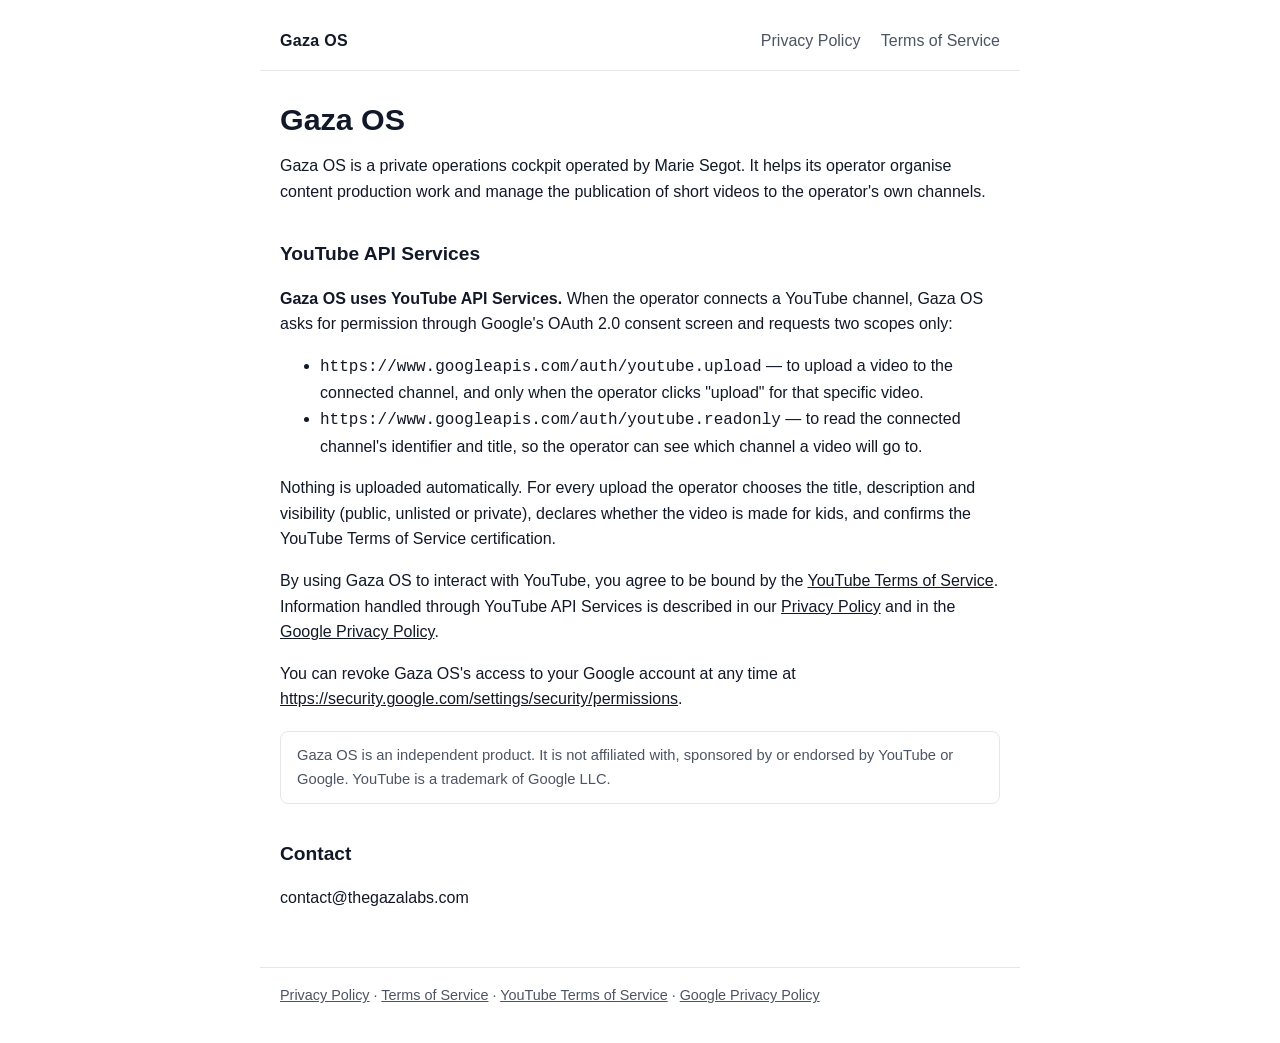
<file: index.html>
<!doctype html>
<html lang="en">
<head>
  <meta charset="utf-8">
  <meta name="viewport" content="width=device-width, initial-scale=1">
  <title>Gaza OS — operations cockpit</title>
  <meta name="description" content="Gaza OS is a private operations cockpit that lets its operator prepare short videos and, only on the operator's explicit action, upload them to the YouTube channels the operator owns, through YouTube API Services.">
  <link rel="stylesheet" href="style.css">
</head>
<body>
  <header>
    <a class="brand" href="/">Gaza OS</a>
    <nav>
      <a href="/privacy.html">Privacy Policy</a>
      <a href="/terms.html">Terms of Service</a>
    </nav>
  </header>
  <main>
    <h1>Gaza OS</h1>
    <p>Gaza OS is a private operations cockpit operated by Marie Segot. It helps its operator organise content production work and manage the publication of short videos to the operator's own channels.</p>

    <h2>YouTube API Services</h2>
    <p><strong>Gaza OS uses YouTube API Services.</strong> When the operator connects a YouTube channel, Gaza OS asks for permission through Google's OAuth 2.0 consent screen and requests two scopes only:</p>
    <ul>
      <li><code>https://www.googleapis.com/auth/youtube.upload</code> — to upload a video to the connected channel, and only when the operator clicks "upload" for that specific video.</li>
      <li><code>https://www.googleapis.com/auth/youtube.readonly</code> — to read the connected channel's identifier and title, so the operator can see which channel a video will go to.</li>
    </ul>
    <p>Nothing is uploaded automatically. For every upload the operator chooses the title, description and visibility (public, unlisted or private), declares whether the video is made for kids, and confirms the YouTube Terms of Service certification.</p>
    <p>By using Gaza OS to interact with YouTube, you agree to be bound by the <a href="https://www.youtube.com/t/terms" rel="noopener">YouTube Terms of Service</a>. Information handled through YouTube API Services is described in our <a href="/privacy.html">Privacy Policy</a> and in the <a href="https://policies.google.com/privacy" rel="noopener">Google Privacy Policy</a>.</p>
    <p>You can revoke Gaza OS's access to your Google account at any time at <a href="https://security.google.com/settings/security/permissions" rel="noopener">https://security.google.com/settings/security/permissions</a>.</p>

    <div class="callout">
      <p class="muted" style="margin:0">Gaza OS is an independent product. It is not affiliated with, sponsored by or endorsed by YouTube or Google. YouTube is a trademark of Google LLC.</p>
    </div>

    <h2>Contact</h2>
    <p>contact@thegazalabs.com</p>
  </main>
  <footer>
    <a href="/privacy.html">Privacy Policy</a> · <a href="/terms.html">Terms of Service</a> ·
    <a href="https://www.youtube.com/t/terms" rel="noopener">YouTube Terms of Service</a> ·
    <a href="https://policies.google.com/privacy" rel="noopener">Google Privacy Policy</a>
  </footer>
</body>
</html>
</file>
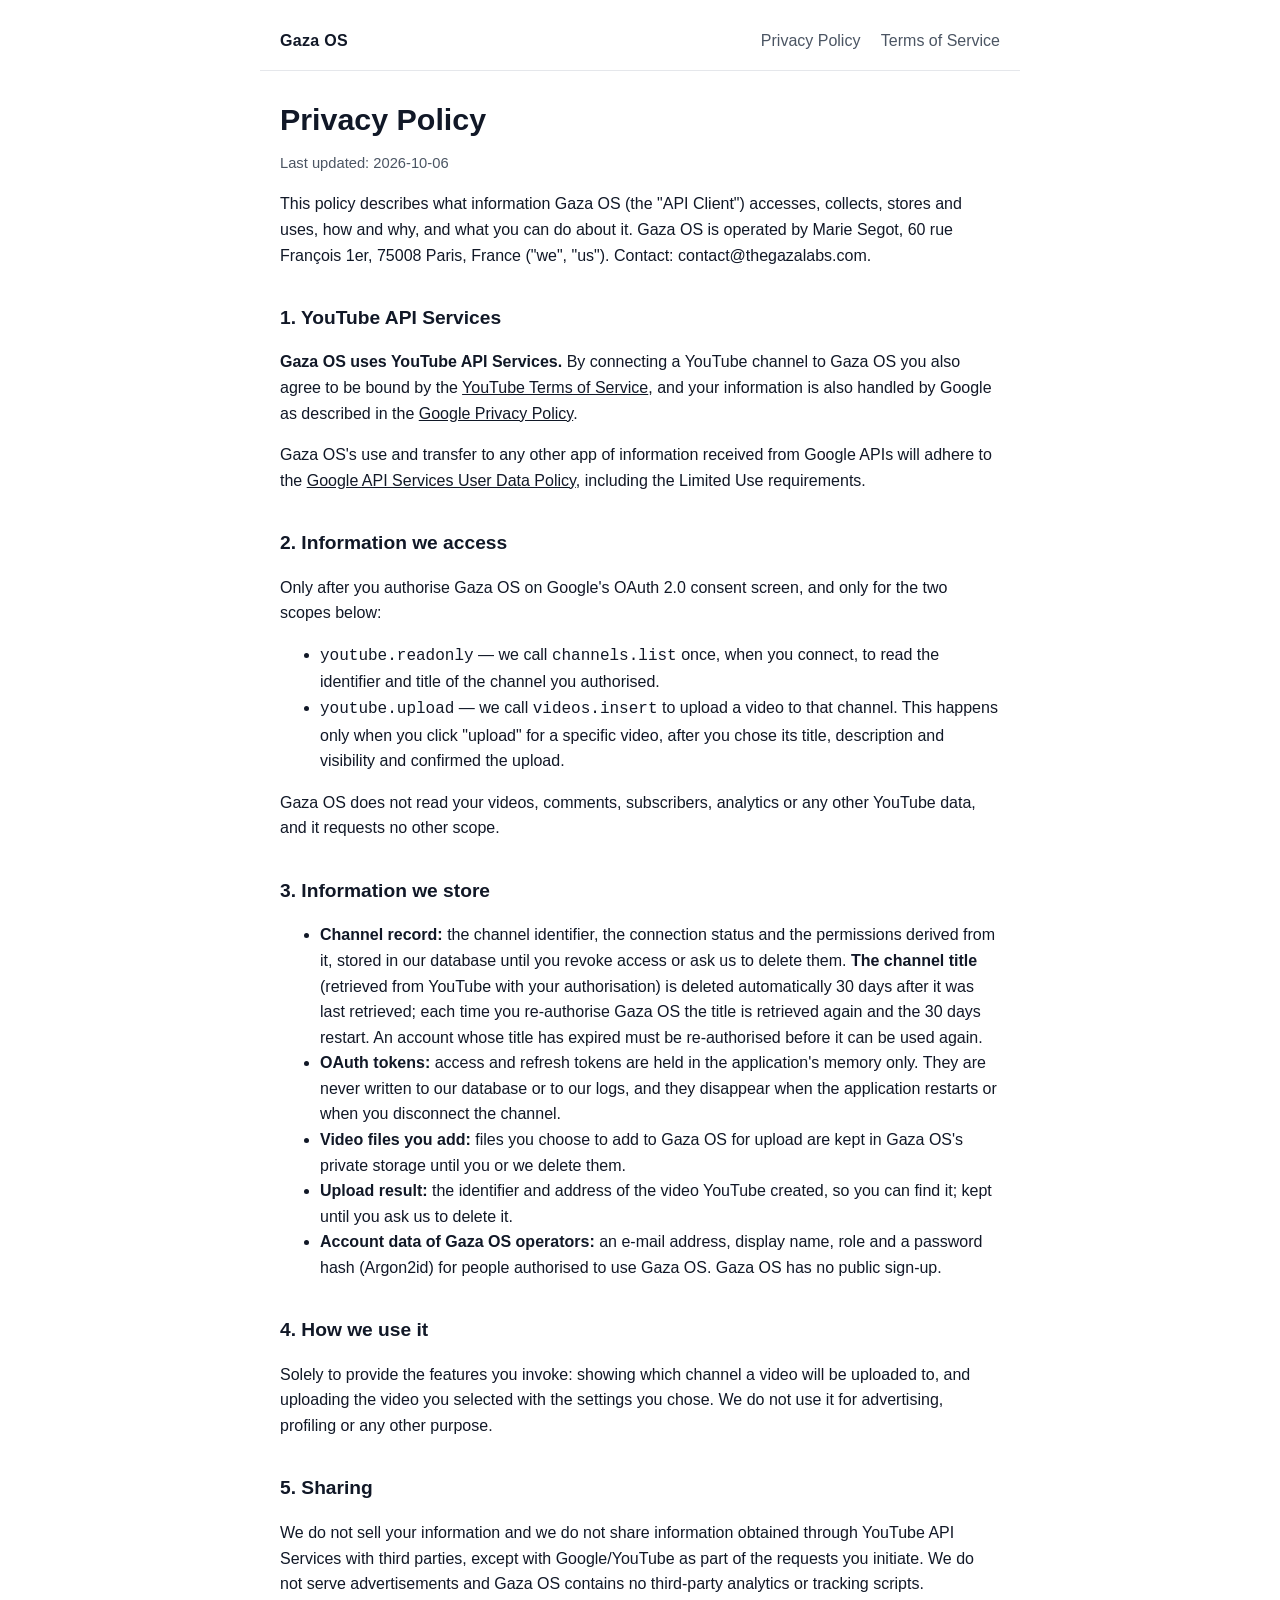
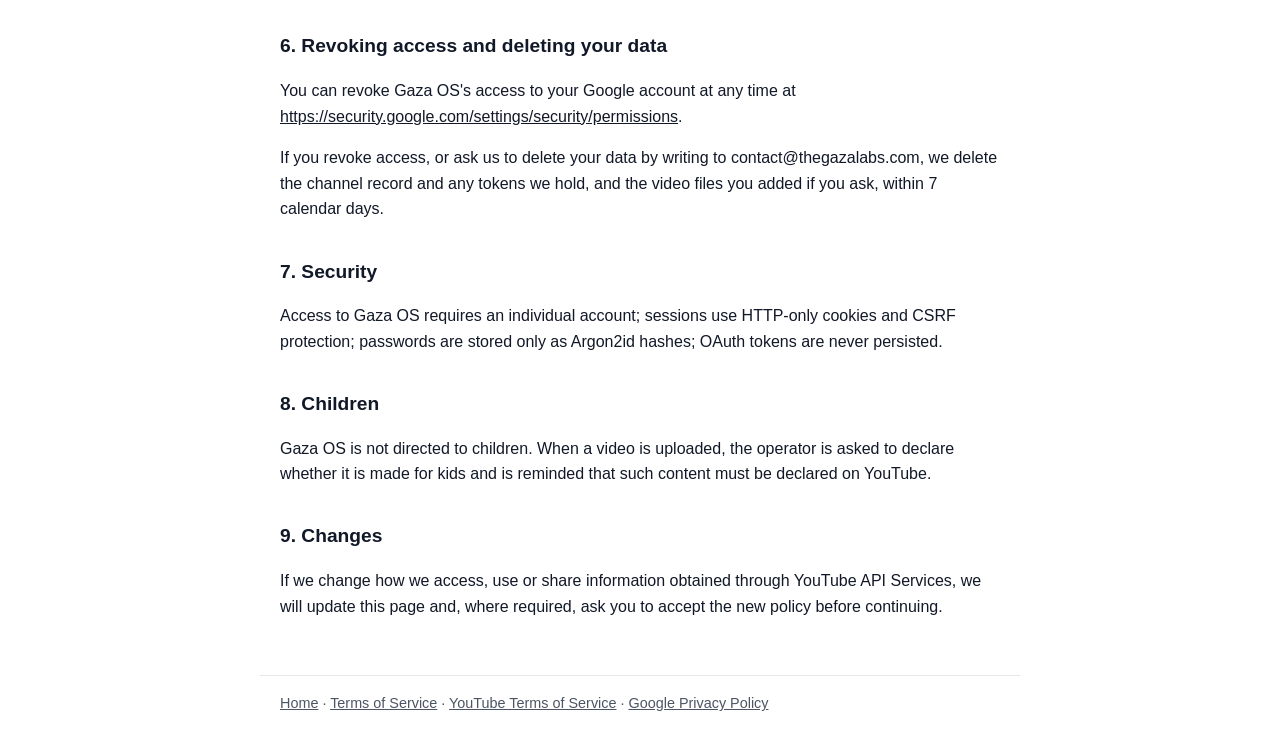
<file: privacy.html>
<!doctype html>
<html lang="en">
<head>
  <meta charset="utf-8">
  <meta name="viewport" content="width=device-width, initial-scale=1">
  <title>Privacy Policy — Gaza OS</title>
  <meta name="description" content="How Gaza OS accesses, stores and uses information, including information received through YouTube API Services.">
  <link rel="stylesheet" href="style.css">
</head>
<body>
  <header>
    <a class="brand" href="/">Gaza OS</a>
    <nav>
      <a href="/privacy.html">Privacy Policy</a>
      <a href="/terms.html">Terms of Service</a>
    </nav>
  </header>
  <main>
    <h1>Privacy Policy</h1>
    <p class="muted">Last updated: 2026-10-06</p>

    <p>This policy describes what information Gaza OS (the "API Client") accesses, collects, stores and uses, how and why, and what you can do about it. Gaza OS is operated by Marie Segot, 60 rue François 1er, 75008 Paris, France ("we", "us"). Contact: contact@thegazalabs.com.</p>

    <h2>1. YouTube API Services</h2>
    <p><strong>Gaza OS uses YouTube API Services.</strong> By connecting a YouTube channel to Gaza OS you also agree to be bound by the <a href="https://www.youtube.com/t/terms" rel="noopener">YouTube Terms of Service</a>, and your information is also handled by Google as described in the <a href="https://policies.google.com/privacy" rel="noopener">Google Privacy Policy</a>.</p>
    <p>Gaza OS's use and transfer to any other app of information received from Google APIs will adhere to the <a href="https://developers.google.com/terms/api-services-user-data-policy" rel="noopener">Google API Services User Data Policy</a>, including the Limited Use requirements.</p>

    <h2>2. Information we access</h2>
    <p>Only after you authorise Gaza OS on Google's OAuth 2.0 consent screen, and only for the two scopes below:</p>
    <ul>
      <li><code>youtube.readonly</code> — we call <code>channels.list</code> once, when you connect, to read the identifier and title of the channel you authorised.</li>
      <li><code>youtube.upload</code> — we call <code>videos.insert</code> to upload a video to that channel. This happens only when you click "upload" for a specific video, after you chose its title, description and visibility and confirmed the upload.</li>
    </ul>
    <p>Gaza OS does not read your videos, comments, subscribers, analytics or any other YouTube data, and it requests no other scope.</p>

    <h2>3. Information we store</h2>
    <ul>
      <li><strong>Channel record:</strong> the channel identifier, the connection status and the permissions derived from it, stored in our database until you revoke access or ask us to delete them. <strong>The channel title</strong> (retrieved from YouTube with your authorisation) is deleted automatically 30 days after it was last retrieved; each time you re-authorise Gaza OS the title is retrieved again and the 30 days restart. An account whose title has expired must be re-authorised before it can be used again.</li>
      <li><strong>OAuth tokens:</strong> access and refresh tokens are held in the application's memory only. They are never written to our database or to our logs, and they disappear when the application restarts or when you disconnect the channel.</li>
      <li><strong>Video files you add:</strong> files you choose to add to Gaza OS for upload are kept in Gaza OS's private storage until you or we delete them.</li>
      <li><strong>Upload result:</strong> the identifier and address of the video YouTube created, so you can find it; kept until you ask us to delete it.</li>
      <li><strong>Account data of Gaza OS operators:</strong> an e-mail address, display name, role and a password hash (Argon2id) for people authorised to use Gaza OS. Gaza OS has no public sign-up.</li>
    </ul>

    <h2>4. How we use it</h2>
    <p>Solely to provide the features you invoke: showing which channel a video will be uploaded to, and uploading the video you selected with the settings you chose. We do not use it for advertising, profiling or any other purpose.</p>

    <h2>5. Sharing</h2>
    <p>We do not sell your information and we do not share information obtained through YouTube API Services with third parties, except with Google/YouTube as part of the requests you initiate. We do not serve advertisements and Gaza OS contains no third-party analytics or tracking scripts.</p>

    <h2>6. Revoking access and deleting your data</h2>
    <p>You can revoke Gaza OS's access to your Google account at any time at <a href="https://security.google.com/settings/security/permissions" rel="noopener">https://security.google.com/settings/security/permissions</a>.</p>
    <p>If you revoke access, or ask us to delete your data by writing to contact@thegazalabs.com, we delete the channel record and any tokens we hold, and the video files you added if you ask, within 7 calendar days.</p>

    <h2>7. Security</h2>
    <p>Access to Gaza OS requires an individual account; sessions use HTTP-only cookies and CSRF protection; passwords are stored only as Argon2id hashes; OAuth tokens are never persisted.</p>

    <h2>8. Children</h2>
    <p>Gaza OS is not directed to children. When a video is uploaded, the operator is asked to declare whether it is made for kids and is reminded that such content must be declared on YouTube.</p>

    <h2>9. Changes</h2>
    <p>If we change how we access, use or share information obtained through YouTube API Services, we will update this page and, where required, ask you to accept the new policy before continuing.</p>
  </main>
  <footer>
    <a href="/">Home</a> · <a href="/terms.html">Terms of Service</a> ·
    <a href="https://www.youtube.com/t/terms" rel="noopener">YouTube Terms of Service</a> ·
    <a href="https://policies.google.com/privacy" rel="noopener">Google Privacy Policy</a>
  </footer>
</body>
</html>
</file>
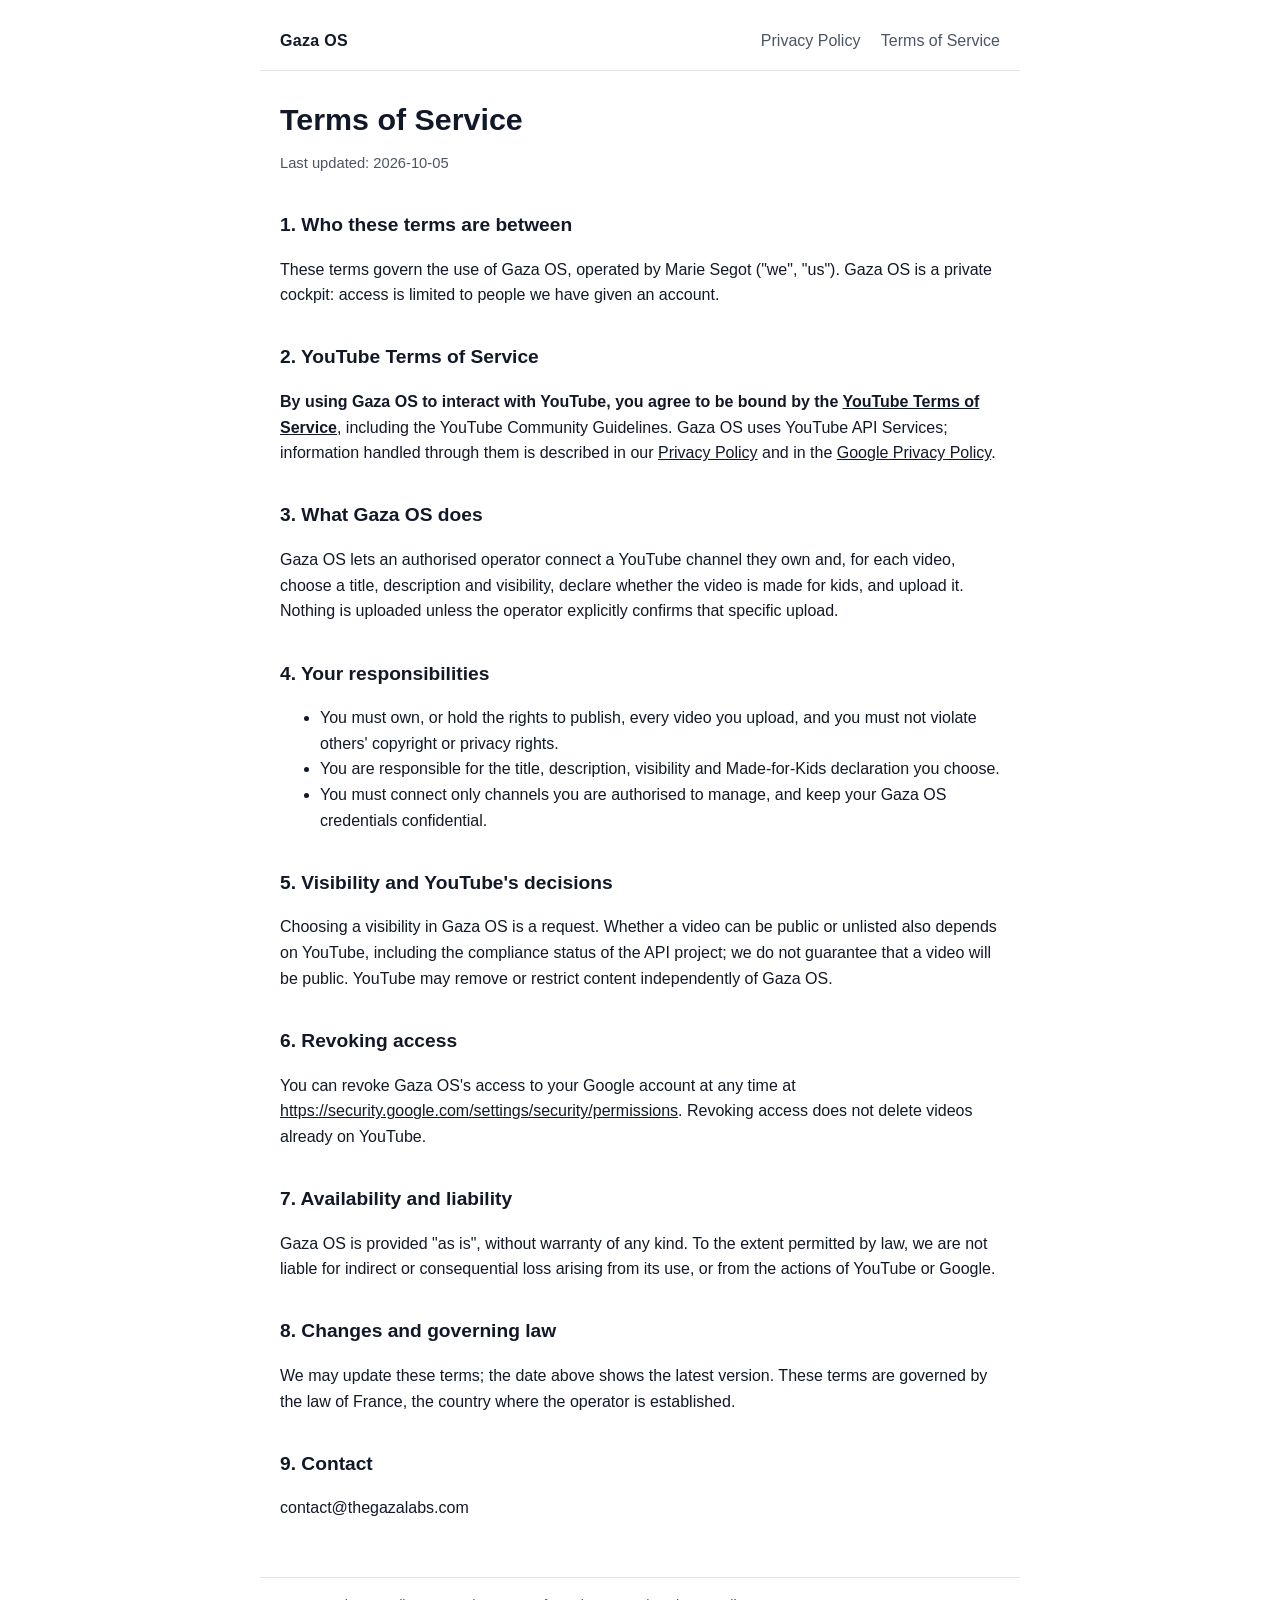
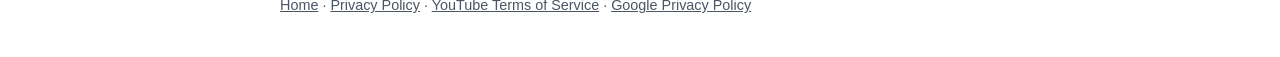
<file: terms.html>
<!doctype html>
<html lang="en">
<head>
  <meta charset="utf-8">
  <meta name="viewport" content="width=device-width, initial-scale=1">
  <title>Terms of Service — Gaza OS</title>
  <meta name="description" content="Terms governing the use of Gaza OS, including its use of YouTube API Services.">
  <link rel="stylesheet" href="style.css">
</head>
<body>
  <header>
    <a class="brand" href="/">Gaza OS</a>
    <nav>
      <a href="/privacy.html">Privacy Policy</a>
      <a href="/terms.html">Terms of Service</a>
    </nav>
  </header>
  <main>
    <h1>Terms of Service</h1>
    <p class="muted">Last updated: 2026-10-05</p>

    <h2>1. Who these terms are between</h2>
    <p>These terms govern the use of Gaza OS, operated by Marie Segot ("we", "us"). Gaza OS is a private cockpit: access is limited to people we have given an account.</p>

    <h2>2. YouTube Terms of Service</h2>
    <p><strong>By using Gaza OS to interact with YouTube, you agree to be bound by the <a href="https://www.youtube.com/t/terms" rel="noopener">YouTube Terms of Service</a></strong>, including the YouTube Community Guidelines. Gaza OS uses YouTube API Services; information handled through them is described in our <a href="/privacy.html">Privacy Policy</a> and in the <a href="https://policies.google.com/privacy" rel="noopener">Google Privacy Policy</a>.</p>

    <h2>3. What Gaza OS does</h2>
    <p>Gaza OS lets an authorised operator connect a YouTube channel they own and, for each video, choose a title, description and visibility, declare whether the video is made for kids, and upload it. Nothing is uploaded unless the operator explicitly confirms that specific upload.</p>

    <h2>4. Your responsibilities</h2>
    <ul>
      <li>You must own, or hold the rights to publish, every video you upload, and you must not violate others' copyright or privacy rights.</li>
      <li>You are responsible for the title, description, visibility and Made-for-Kids declaration you choose.</li>
      <li>You must connect only channels you are authorised to manage, and keep your Gaza OS credentials confidential.</li>
    </ul>

    <h2>5. Visibility and YouTube's decisions</h2>
    <p>Choosing a visibility in Gaza OS is a request. Whether a video can be public or unlisted also depends on YouTube, including the compliance status of the API project; we do not guarantee that a video will be public. YouTube may remove or restrict content independently of Gaza OS.</p>

    <h2>6. Revoking access</h2>
    <p>You can revoke Gaza OS's access to your Google account at any time at <a href="https://security.google.com/settings/security/permissions" rel="noopener">https://security.google.com/settings/security/permissions</a>. Revoking access does not delete videos already on YouTube.</p>

    <h2>7. Availability and liability</h2>
    <p>Gaza OS is provided "as is", without warranty of any kind. To the extent permitted by law, we are not liable for indirect or consequential loss arising from its use, or from the actions of YouTube or Google.</p>

    <h2>8. Changes and governing law</h2>
    <p>We may update these terms; the date above shows the latest version. These terms are governed by the law of France, the country where the operator is established.</p>

    <h2>9. Contact</h2>
    <p>contact@thegazalabs.com</p>
  </main>
  <footer>
    <a href="/">Home</a> · <a href="/privacy.html">Privacy Policy</a> ·
    <a href="https://www.youtube.com/t/terms" rel="noopener">YouTube Terms of Service</a> ·
    <a href="https://policies.google.com/privacy" rel="noopener">Google Privacy Policy</a>
  </footer>
</body>
</html>
</file>
<file: style.css>
:root { --fg:#111827; --muted:#4b5563; --bg:#ffffff; --line:#e5e7eb; --accent:#111827; --warn-bg:#fff7ed; --warn-fg:#9a3412; }
@media (prefers-color-scheme: dark) { :root { --fg:#f3f4f6; --muted:#9ca3af; --bg:#0b0f19; --line:#1f2937; --accent:#f3f4f6; --warn-bg:#2a1a0a; --warn-fg:#fdba74; } }
* { box-sizing: border-box; }
body { margin:0; font:16px/1.6 -apple-system,BlinkMacSystemFont,"Segoe UI",Roboto,Helvetica,Arial,sans-serif; color:var(--fg); background:var(--bg); }
header, main, footer { max-width: 760px; margin: 0 auto; padding: 0 20px; }
header { padding-top: 28px; padding-bottom: 16px; border-bottom: 1px solid var(--line); display:flex; justify-content:space-between; align-items:baseline; flex-wrap:wrap; gap:8px; }
header a.brand { font-weight:700; text-decoration:none; color:var(--fg); letter-spacing:.02em; }
nav a { margin-left:16px; color:var(--muted); text-decoration:none; }
nav a:hover { color:var(--fg); text-decoration:underline; }
main { padding-top: 24px; padding-bottom: 40px; }
h1 { font-size: 1.9rem; line-height:1.2; margin: .2em 0 .4em; }
h2 { font-size: 1.2rem; margin: 1.8em 0 .4em; }
p, li { color: var(--fg); }
.muted { color: var(--muted); font-size: .92rem; }
a { color: var(--accent); }
footer { padding-top: 16px; padding-bottom: 40px; border-top: 1px solid var(--line); color: var(--muted); font-size: .9rem; }
footer a { color: var(--muted); }
.placeholder { background: var(--warn-bg); color: var(--warn-fg); padding: 0 .3em; border-radius: 3px; font-weight:600; }
.callout { border:1px solid var(--line); border-radius:8px; padding: 12px 16px; margin: 1.2em 0; }
</file>
